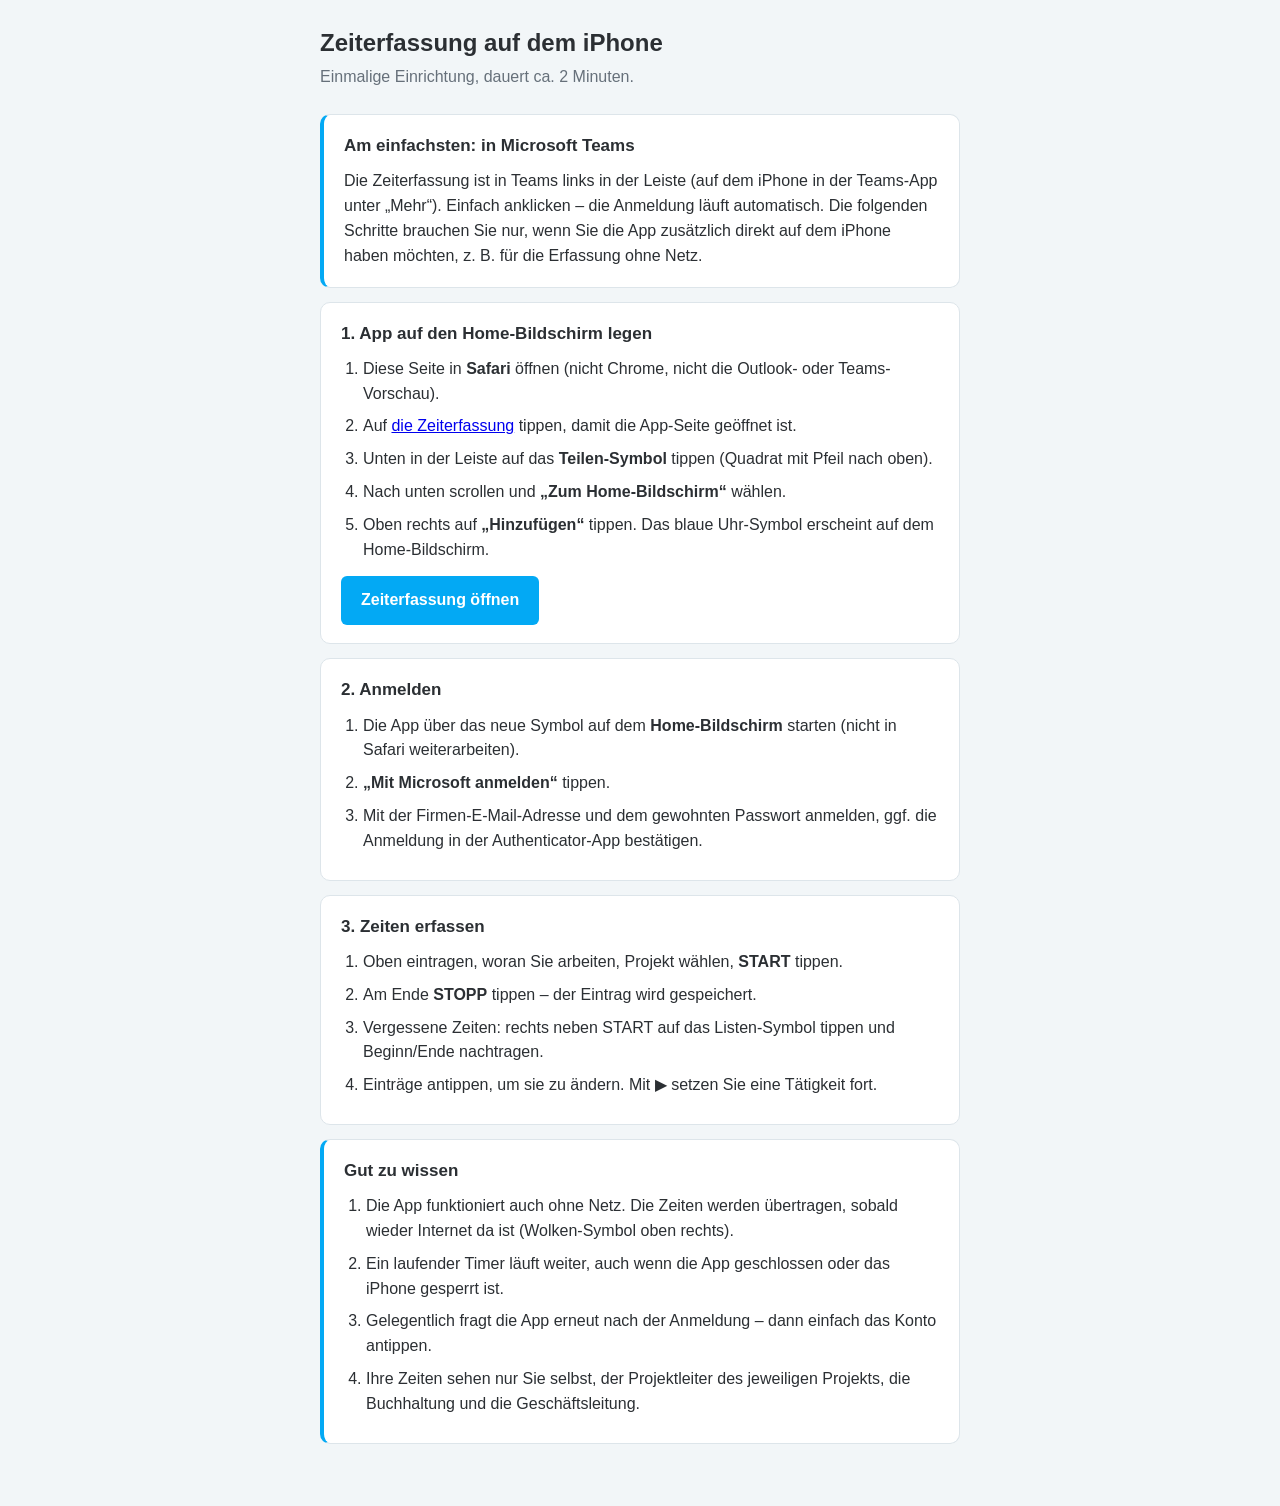
<file: anleitung.html>
<!doctype html>
<html lang="de">
<head>
<meta charset="utf-8">
<meta name="viewport" content="width=device-width, initial-scale=1, viewport-fit=cover">
<title>Zeiterfassung installieren</title>
<style>
  :root { --bg: #f2f6f8; --card: #fff; --text: #2b2f33; --muted: #66707a; --accent: #03a9f4; --border: #dde5ea; }
  @media (prefers-color-scheme: dark) { :root { --bg: #14181b; --card: #1d2226; --text: #e5e9ec; --muted: #a6b0b8; --border: #333c43; } }
  body { margin: 0; background: var(--bg); color: var(--text); font: 16px/1.55 -apple-system, BlinkMacSystemFont, "Segoe UI", Roboto, sans-serif; }
  main { max-width: 640px; margin: 0 auto; padding: 24px 16px 48px; }
  h1 { font-size: 24px; margin: 0 0 4px; }
  .sub { color: var(--muted); margin: 0 0 24px; }
  .card { background: var(--card); border: 1px solid var(--border); border-radius: 10px; padding: 18px 20px; margin-bottom: 14px; }
  h2 { font-size: 17px; margin: 0 0 10px; }
  ol { margin: 0; padding-left: 22px; }
  li { margin-bottom: 8px; }
  .hint { border-left: 4px solid var(--accent); }
  .btn { display: inline-block; background: var(--accent); color: #fff; text-decoration: none; font-weight: 600; padding: 12px 20px; border-radius: 6px; margin-top: 6px; }
  b { font-weight: 600; }
</style>
</head>
<body>
<main>
  <h1>Zeiterfassung auf dem iPhone</h1>
  <p class="sub">Einmalige Einrichtung, dauert ca. 2 Minuten.</p>

  <div class="card hint">
    <h2>Am einfachsten: in Microsoft Teams</h2>
    <p style="margin:0">Die Zeiterfassung ist in Teams links in der Leiste (auf dem iPhone in der Teams-App unter „Mehr“). Einfach anklicken – die Anmeldung läuft automatisch. Die folgenden Schritte brauchen Sie nur, wenn Sie die App zusätzlich direkt auf dem iPhone haben möchten, z. B. für die Erfassung ohne Netz.</p>
  </div>

  <div class="card">
    <h2>1. App auf den Home-Bildschirm legen</h2>
    <ol>
      <li>Diese Seite in <b>Safari</b> öffnen (nicht Chrome, nicht die Outlook- oder Teams-Vorschau).</li>
      <li>Auf <a href="./">die Zeiterfassung</a> tippen, damit die App-Seite geöffnet ist.</li>
      <li>Unten in der Leiste auf das <b>Teilen-Symbol</b> tippen (Quadrat mit Pfeil nach oben).</li>
      <li>Nach unten scrollen und <b>„Zum Home-Bildschirm“</b> wählen.</li>
      <li>Oben rechts auf <b>„Hinzufügen“</b> tippen. Das blaue Uhr-Symbol erscheint auf dem Home-Bildschirm.</li>
    </ol>
    <a class="btn" href="./">Zeiterfassung öffnen</a>
  </div>

  <div class="card">
    <h2>2. Anmelden</h2>
    <ol>
      <li>Die App über das neue Symbol auf dem <b>Home-Bildschirm</b> starten (nicht in Safari weiterarbeiten).</li>
      <li><b>„Mit Microsoft anmelden“</b> tippen.</li>
      <li>Mit der Firmen-E-Mail-Adresse und dem gewohnten Passwort anmelden, ggf. die Anmeldung in der Authenticator-App bestätigen.</li>
    </ol>
  </div>

  <div class="card">
    <h2>3. Zeiten erfassen</h2>
    <ol>
      <li>Oben eintragen, woran Sie arbeiten, Projekt wählen, <b>START</b> tippen.</li>
      <li>Am Ende <b>STOPP</b> tippen – der Eintrag wird gespeichert.</li>
      <li>Vergessene Zeiten: rechts neben START auf das Listen-Symbol tippen und Beginn/Ende nachtragen.</li>
      <li>Einträge antippen, um sie zu ändern. Mit ▶ setzen Sie eine Tätigkeit fort.</li>
    </ol>
  </div>

  <div class="card hint">
    <h2>Gut zu wissen</h2>
    <ol>
      <li>Die App funktioniert auch ohne Netz. Die Zeiten werden übertragen, sobald wieder Internet da ist (Wolken-Symbol oben rechts).</li>
      <li>Ein laufender Timer läuft weiter, auch wenn die App geschlossen oder das iPhone gesperrt ist.</li>
      <li>Gelegentlich fragt die App erneut nach der Anmeldung – dann einfach das Konto antippen.</li>
      <li>Ihre Zeiten sehen nur Sie selbst, der Projektleiter des jeweiligen Projekts, die Buchhaltung und die Geschäftsleitung.</li>
    </ol>
  </div>
</main>
</body>
</html>
</file>
